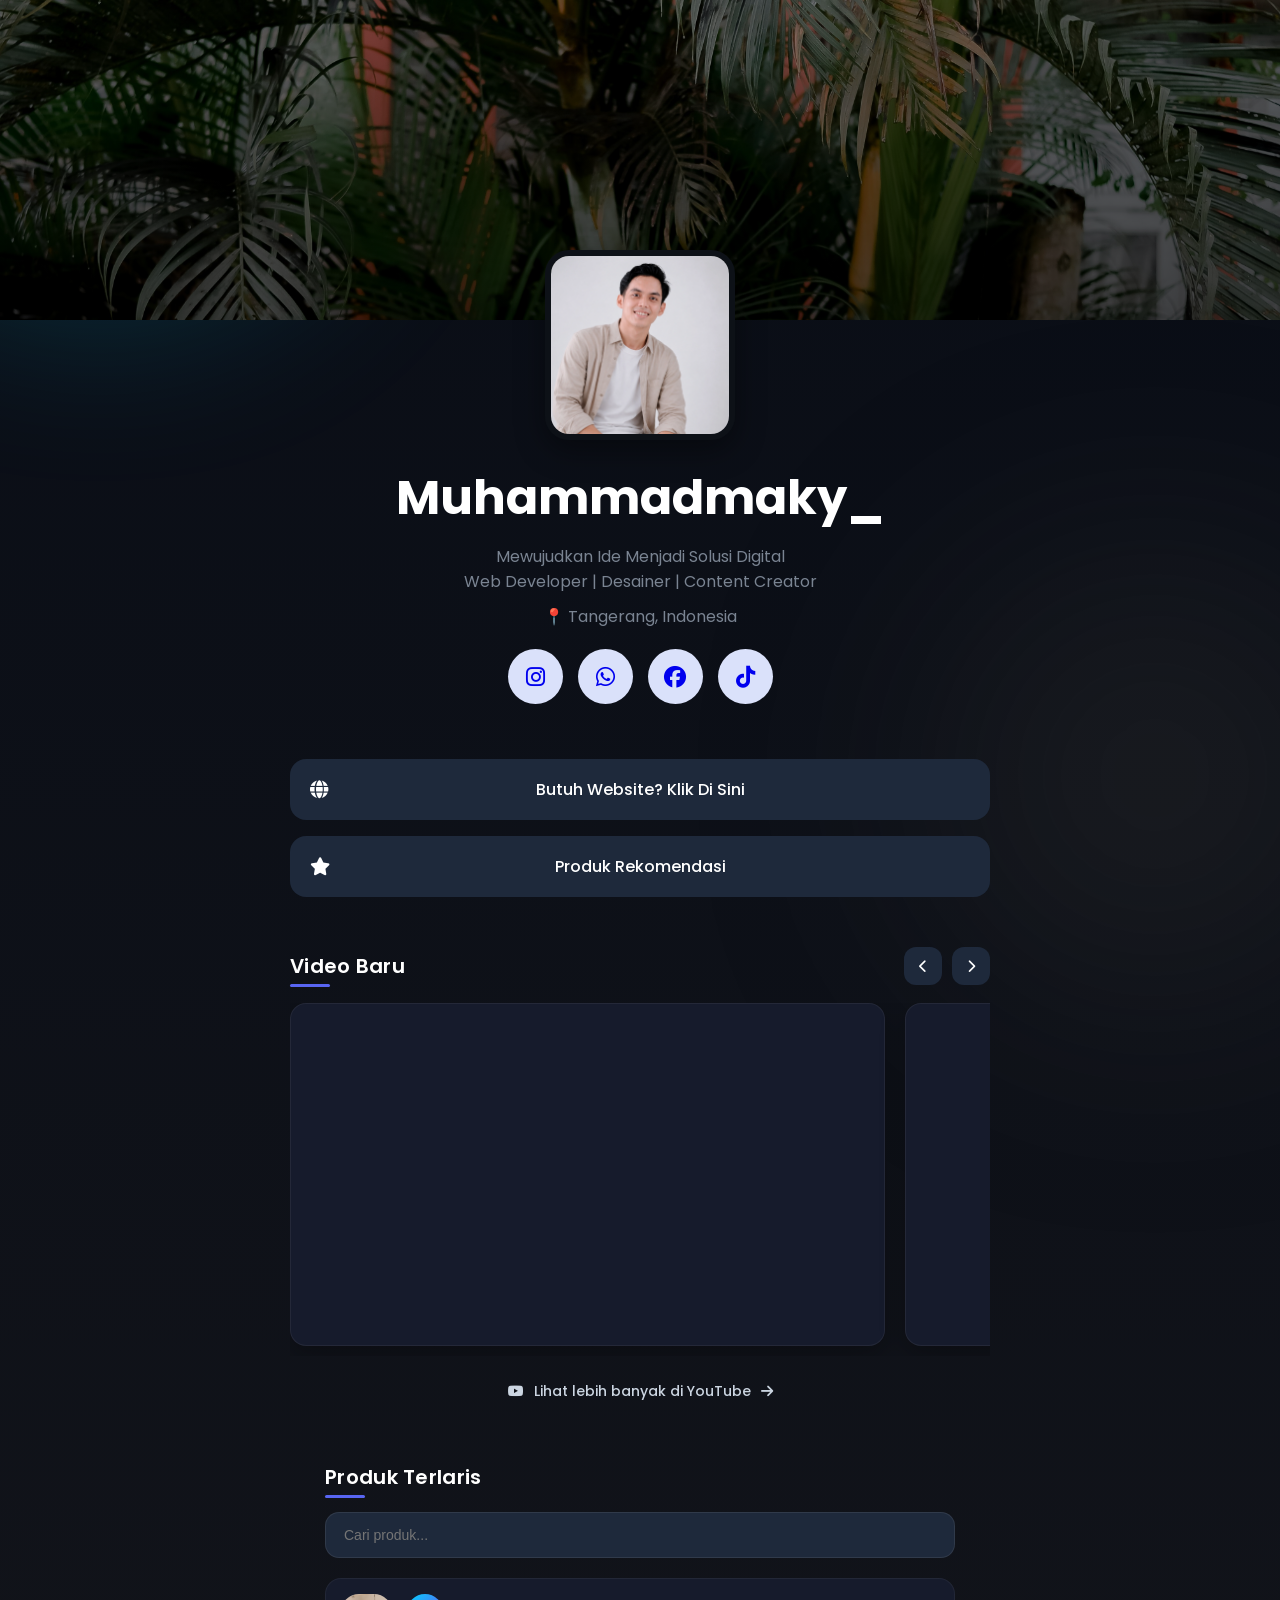
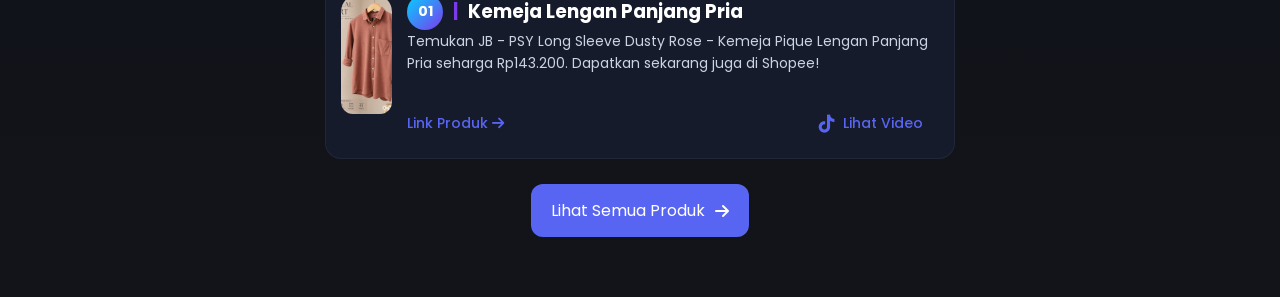
<file: index.html>
<!DOCTYPE html>
<html lang="id">
<head>
    <meta charset="UTF-8">
    <meta name="viewport" content="width=device-width, initial-scale=1.0">

    <title>Muhamad Makiyudin</title>

    <link rel="stylesheet" href="css/style.css">

    <link rel="preconnect" href="https://fonts.googleapis.com">
    <link rel="preconnect" href="https://fonts.gstatic.com" crossorigin>

    <link href="https://fonts.googleapis.com/css2?family=Poppins:wght@300;400;500;600;700&display=swap" rel="stylesheet">

    <link rel="stylesheet" href="https://cdnjs.cloudflare.com/ajax/libs/font-awesome/6.7.2/css/all.min.css">
</head>
<body>

    <div class="bg">
        <div class="glow one"></div>
        <div class="glow two"></div>
    </div>

    <header class="banner"></header>

    <section class="profile">

        <img src="assets/profile.png" alt="Profile" class="profile-img">

        <h1>Muhammadmaky_
        </h1>

        <p class="bio">
            Mewujudkan Ide Menjadi Solusi Digital <br>
            Web Developer | Desainer | Content Creator
        </p>

        <p class="location">
            📍 Tangerang, Indonesia
        </p>

        <div class="social">

    <a href="https://instagram.com/_makiverse" target="_blank">
        <i class="fa-brands fa-instagram"></i>
    </a>

    <a href="https://wa.me/6281290032627" target="_blank">
        <i class="fa-brands fa-whatsapp"></i>
    </a>

    <!-- <a href="https://linkedin.com/in/username" target="_blank">
        <i class="fa-brands fa-linkedin"></i>
    </a> -->

    <!-- <a href="https://github.com/username" target="_blank">
        <i class="fa-brands fa-github"></i>
    </a> -->

    <!-- <a href="https://youtube.com/@username" target="_blank">
        <i class="fa-brands fa-youtube"></i>
    </a> -->

    <!-- <a href="https://x.com/username" target="_blank">
        <i class="fa-brands fa-x-twitter"></i>
    </a> -->

    <a href="https://facebook.com/maky.theaa" target="_blank">
        <i class="fa-brands fa-facebook"></i>
    </a>

    <a href="https://tiktok.com/@heikyyyy_" target="_blank">
        <i class="fa-brands fa-tiktok"></i>
    </a>

</div>

    </section>

<section class="links">

    <!-- <a href="halamankosong.html" class="btn">
        <i class="fa-solid fa-laptop-code"></i>
        <span>Lihat Portfolio Saya</span>
    </a> -->

    <a href="halamankosong.html" class="btn">
        <i class="fa-solid fa-globe"></i>
        <span>Butuh Website? Klik Di Sini</span>
    </a>

    <!-- <a href="halamankosong.html" class="btn">
        <i class="fa-solid fa-palette"></i>
        <span>Pesan Jasa Design</span>
    </a>

    <a href="https://instagram.com/makyu.outdoor" class="btn">
        <i class="fa-solid fa-mountain-sun"></i>
        <span>Siap Untuk Petualangan?</span>
    </a>

    <a href="https://instagram.com/kripik.gurihid" class="btn">
        <i class="fa-solid fa-bowl-food"></i>
        <span>Coba Kripik Gurih.ID</span>
    </a>

    <a href="https://instagram.com/mazi.bouquet" class="btn">
        <i class="fa-solid fa-gift"></i>
        <span>Buket Untuk Momen Spesial</span>
    </a> -->

    <a href="produk.html" class="btn">
        <i class="fa-solid fa-star"></i>
        <span>Produk Rekomendasi</span>
    </a>

</section>

<section class="video-section">

    <div class="section-header">

    <h2>Video Baru</h2>

    <div class="slider-btns">

        <button id="prevVideo">
            <i class="fa-solid fa-chevron-left"></i>
        </button>

        <button id="nextVideo">
            <i class="fa-solid fa-chevron-right"></i>
        </button>

    </div>

</div>

    <div class="video-slider">

        <div class="video-card">
            <iframe
                src="https://www.youtube.com/embed/lmILhszw4Eg?si=zgwoEr45q0l3x6_w"
                title="YouTube video"
                allowfullscreen>
            </iframe>

            <div class="video-info">
                <h4>Preman Paok - BUDAK SUNDA Eps. 05</h4>
                <p>5 Menit yang lalu</p>
            </div>

        </div>

        <div class="video-card">
            <iframe
                src="https://www.youtube.com/embed/h4RuC8b5M_I?si=rbYwBbT9vJfwD4ar"
                title="YouTube video"
                allowfullscreen>
            </iframe>

            <div class="video-info">
                <h4>Preman Paok - BUDAK SUNDA Eps. 04</h4>
                <p>2 Hari yang lalu</p>
            </div>
        </div>

        <div class="video-card">
            <iframe
                src="https://www.youtube.com/embed/oxgFduZ9Zpo?si=aOiPlrO3i0tf4PhJ"
                title="YouTube video"
                allowfullscreen>
            </iframe>

            <div class="video-info">
                <h4>Preman Paok - BUDAK SUNDA Eps. 03</h4>
                <p>3 hari yang lalu</p>
            </div>
        </div>

        <div class="video-card">
            <iframe
                src="https://www.youtube.com/embed/p2g4xmfzGh4?si=GZYzs7DpMbfLfHUg"
                title="YouTube video"
                allowfullscreen>
            </iframe>

            <div class="video-info">
                <h4>Preman Paok - BUDAK SUNDA Eps. 02</h4>
                <p>4 hari yang lalu</p>
            </div>  
        </div>

        <div class="video-card">
            <iframe
                src="https://www.youtube.com/embed/tWkkRzkeoJA?si=Quy_8sZXfgJGznAH"
                title="YouTube video"
                allowfullscreen>
            </iframe>

            <div class="video-info">
                <h4>Preman Paok - BUDAK SUNDA Eps. 01</h4>
                <p>5 Hari yang lalu</p>
            </div>
        </div>

    </div>

    <div class="video-footer">
        <a href="https://www.youtube.com/@makyuofficial" target="_blank">

            <i class="fa-brands fa-youtube"></i>

            <span>Lihat lebih banyak di YouTube</span>

            <i class="fa-solid fa-arrow-right"></i>

        </a>
    </div>

    <section class="product-section">

    <div class="section-header">
        <h2>Produk Terlaris</h2>
    </div>

    <div class="search-wrapper">
        <input
            type="text"
            id="productSearch"
            placeholder="Cari produk...">
    </div>

    <div class="product-list">

            <div class="product-item">
                <div class="product-image">
                    <img src="assets/produk-baju/01-produk.png" alt="Produk">

                    <!-- Tombol Play -->
                    <a href="assets/produk-baju/01-produk.png"
                    class="view-image"
                    target="_blank"
                    title="Lihat Foto">
                        <i class="fa-solid fa-eye"></i>
                        <span>Lihat Foto</span>
                    </a>

                </div>
                <div class="product-content">
                    <h3>Kemeja Lengan Panjang Pria</h3>
                    <p>
                        Temukan JB - PSY Long Sleeve Dusty Rose - Kemeja Pique Lengan Panjang Pria seharga Rp143.200. Dapatkan sekarang juga di Shopee!
                    </p>
                    <div class="product-actions">
                        <a href="https://s.shopee.co.id/7Kv9S3AaOQ?share_channel_code=1" class="product-link">
                            Link Produk
                            <i class="fa-solid fa-arrow-right"></i>
                        </a>
                        <a href="https://www.tiktok.com/@username/video/123456789"
                        target="_blank"
                        class="video-link">
                            <i class="fa-brands fa-tiktok"></i>
                            Lihat Video
                        </a>
                    </div>
                </div>
            </div>

    </div>

    <div class="product-footer">
        <a href="produk.html" 
            class="see-all-products">
            Lihat Semua Produk
            <i class="fa-solid fa-arrow-right"></i>
        </a>
    </div>

</section>

</section>

<script src="js/script.js"></script>
</body>
</html>
</file>
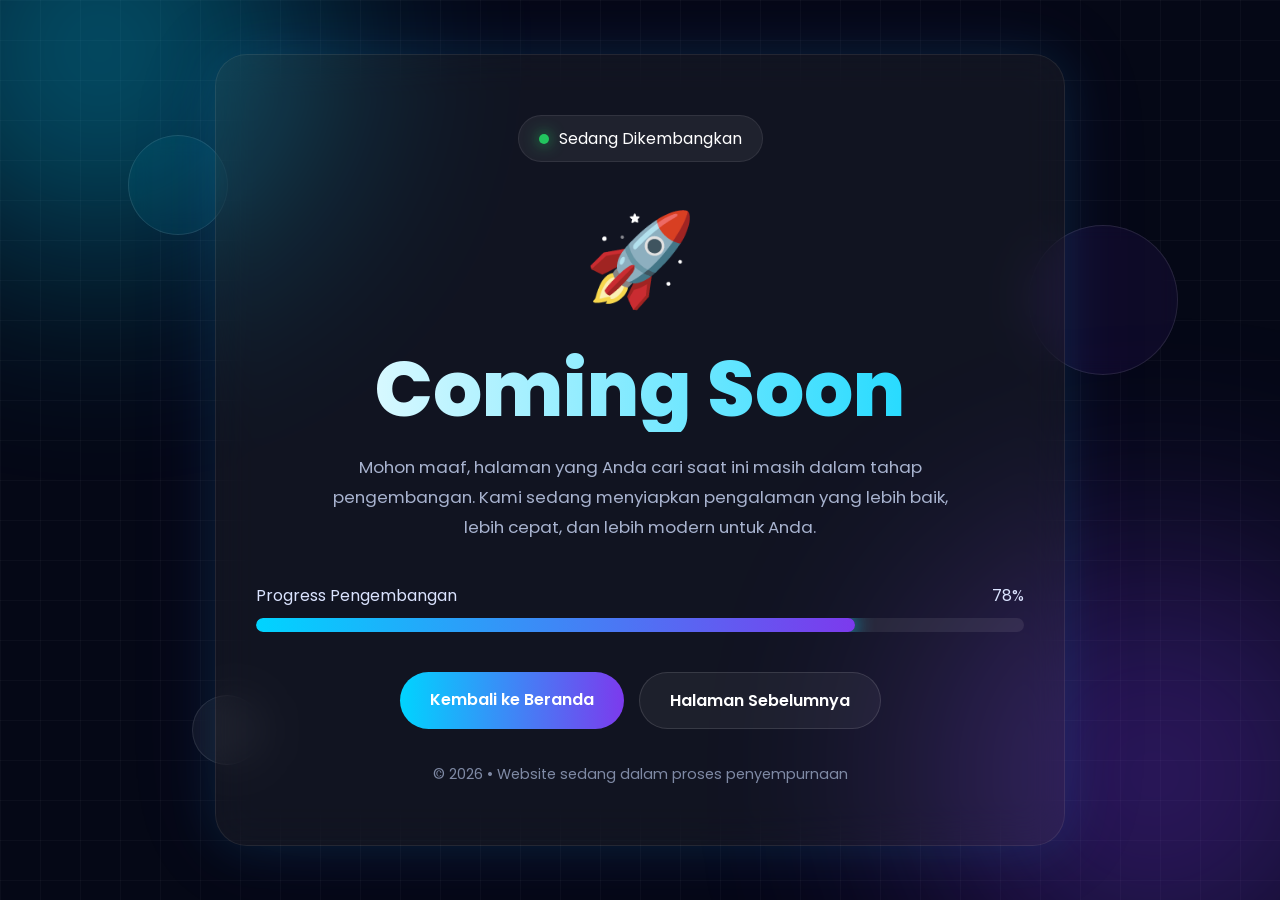
<file: halamankosong.html>
<!DOCTYPE html>
<html lang="id">
<head>
<meta charset="UTF-8">
<meta name="viewport" content="width=device-width, initial-scale=1.0">

<title>Coming Soon</title>

<link rel="preconnect" href="https://fonts.googleapis.com">
<link rel="preconnect" href="https://fonts.gstatic.com" crossorigin>
<link href="https://fonts.googleapis.com/css2?family=Poppins:wght@300;400;500;600;700;800&display=swap" rel="stylesheet">

<style>

:root{
    --primary:#00d4ff;
    --secondary:#7c3aed;
    --text:#ffffff;
    --text-soft:#a8b3cf;
}

*{
    margin:0;
    padding:0;
    box-sizing:border-box;
}

body{
    font-family:'Poppins',sans-serif;
    min-height:100vh;
    background:#050816;
    overflow:hidden;
    color:white;
}

/* BACKGROUND */

.bg{
    position:fixed;
    inset:0;
    z-index:-3;
}

.bg::before{
    content:"";
    position:absolute;
    inset:0;
    background:
    linear-gradient(rgba(255,255,255,.03) 1px, transparent 1px),
    linear-gradient(90deg, rgba(255,255,255,.03) 1px, transparent 1px);
    background-size:40px 40px;
}

.glow{
    position:absolute;
    border-radius:50%;
    filter:blur(120px);
}

.glow.one{
    width:400px;
    height:400px;
    background:#00d4ff;
    top:-150px;
    left:-100px;
    opacity:.4;
}

.glow.two{
    width:450px;
    height:450px;
    background:#7c3aed;
    right:-100px;
    bottom:-100px;
    opacity:.35;
}

/* FLOATING ORBS */

.orb{
    position:absolute;
    border-radius:50%;
    backdrop-filter:blur(10px);
    border:1px solid rgba(255,255,255,.1);
    animation:float 8s ease-in-out infinite;
}

.orb1{
    width:100px;
    height:100px;
    top:15%;
    left:10%;
    background:rgba(0,212,255,.08);
}

.orb2{
    width:150px;
    height:150px;
    right:8%;
    top:25%;
    background:rgba(124,58,237,.08);
    animation-delay:2s;
}

.orb3{
    width:70px;
    height:70px;
    bottom:15%;
    left:15%;
    background:rgba(255,255,255,.05);
    animation-delay:4s;
}

/* MAIN */

.container{
    min-height:100vh;
    display:flex;
    align-items:center;
    justify-content:center;
    padding:20px;
}

.card{
    width:100%;
    max-width:850px;
    text-align:center;
    padding:60px 40px;
    border-radius:32px;

    background:rgba(255,255,255,.05);
    backdrop-filter:blur(20px);

    border:1px solid rgba(255,255,255,.08);

    box-shadow:
    0 0 50px rgba(0,212,255,.12),
    0 0 100px rgba(124,58,237,.08);
}

.badge{
    display:inline-flex;
    align-items:center;
    gap:10px;

    padding:10px 20px;
    border-radius:999px;

    background:rgba(255,255,255,.06);
    border:1px solid rgba(255,255,255,.08);

    margin-bottom:30px;
}

.badge span{
    width:10px;
    height:10px;
    border-radius:50%;
    background:#22c55e;
    box-shadow:0 0 15px #22c55e;
    animation:pulse 1.5s infinite;
}

.icon{
    font-size:90px;
    margin-bottom:20px;
    animation:float 4s ease-in-out infinite;
}

h1{
    font-size:clamp(2.5rem,6vw,5rem);
    font-weight:800;
    line-height:1.1;
    margin-bottom:20px;

    background:linear-gradient(
    90deg,
    #fff,
    #00d4ff,
    #a855f7,
    #fff);

    background-size:300%;
    -webkit-background-clip:text;
    color:transparent;

    animation:shine 6s linear infinite;
}

p{
    max-width:650px;
    margin:auto;
    color:var(--text-soft);
    line-height:1.8;
    font-size:1.05rem;
}

.progress-box{
    margin-top:40px;
}

.progress-title{
    display:flex;
    justify-content:space-between;
    margin-bottom:10px;
    color:#dbe4ff;
}

.progress{
    width:100%;
    height:14px;
    border-radius:999px;
    overflow:hidden;
    background:rgba(255,255,255,.08);
}

.progress-fill{
    height:100%;
    width:78%;
    border-radius:999px;

    background:
    linear-gradient(
    90deg,
    #00d4ff,
    #7c3aed);

    box-shadow:
    0 0 20px #00d4ff;

    animation:loading 3s ease infinite;
}

.buttons{
    margin-top:40px;
    display:flex;
    justify-content:center;
    gap:15px;
    flex-wrap:wrap;
}

.btn{
    text-decoration:none;
    padding:15px 30px;
    border-radius:999px;
    font-weight:600;
    transition:.4s;
}

.btn-primary{
    background:linear-gradient(90deg,#00d4ff,#7c3aed);
    color:white;
}

.btn-primary:hover{
    transform:translateY(-5px);
}

.btn-secondary{
    border:1px solid rgba(255,255,255,.12);
    background:rgba(255,255,255,.05);
    color:white;
}

.btn-secondary:hover{
    background:rgba(255,255,255,.1);
}

.footer{
    margin-top:35px;
    color:#7f8aa5;
    font-size:.9rem;
}

/* ANIMATION */

@keyframes pulse{
    50%{
        transform:scale(1.5);
    }
}

@keyframes float{
    50%{
        transform:translateY(-15px);
    }
}

@keyframes shine{
    100%{
        background-position:300%;
    }
}

@keyframes loading{
    50%{
        filter:brightness(1.2);
    }
}

/* MOBILE */

@media(max-width:768px){

    .card{
        padding:45px 25px;
    }

    .icon{
        font-size:70px;
    }

    p{
        font-size:.95rem;
    }

    .buttons{
        flex-direction:column;
    }

    .btn{
        width:100%;
    }

    .orb{
        display:none;
    }

}

</style>
</head>
<body>

<div class="bg">
    <div class="glow one"></div>
    <div class="glow two"></div>

    <div class="orb orb1"></div>
    <div class="orb orb2"></div>
    <div class="orb orb3"></div>
</div>

<div class="container">

    <div class="card">

        <div class="badge">
            <span></span>
            Sedang Dikembangkan
        </div>

        <div class="icon">🚀</div>

        <h1>Coming Soon</h1>

        <p>
            Mohon maaf, halaman yang Anda cari saat ini masih dalam tahap
            pengembangan. Kami sedang menyiapkan pengalaman yang lebih baik,
            lebih cepat, dan lebih modern untuk Anda.
        </p>

        <div class="progress-box">

            <div class="progress-title">
                <span>Progress Pengembangan</span>
                <span>78%</span>
            </div>

            <div class="progress">
                <div class="progress-fill"></div>
            </div>

        </div>

        <div class="buttons">
            <a href="index.html" class="btn btn-primary">
                Kembali ke Beranda
            </a>

            <a href="javascript:history.back()" class="btn btn-secondary">
                Halaman Sebelumnya
            </a>
        </div>

        <div class="footer">
            © 2026 • Website sedang dalam proses penyempurnaan
        </div>

    </div>

</div>

</body>
</html>
</file>
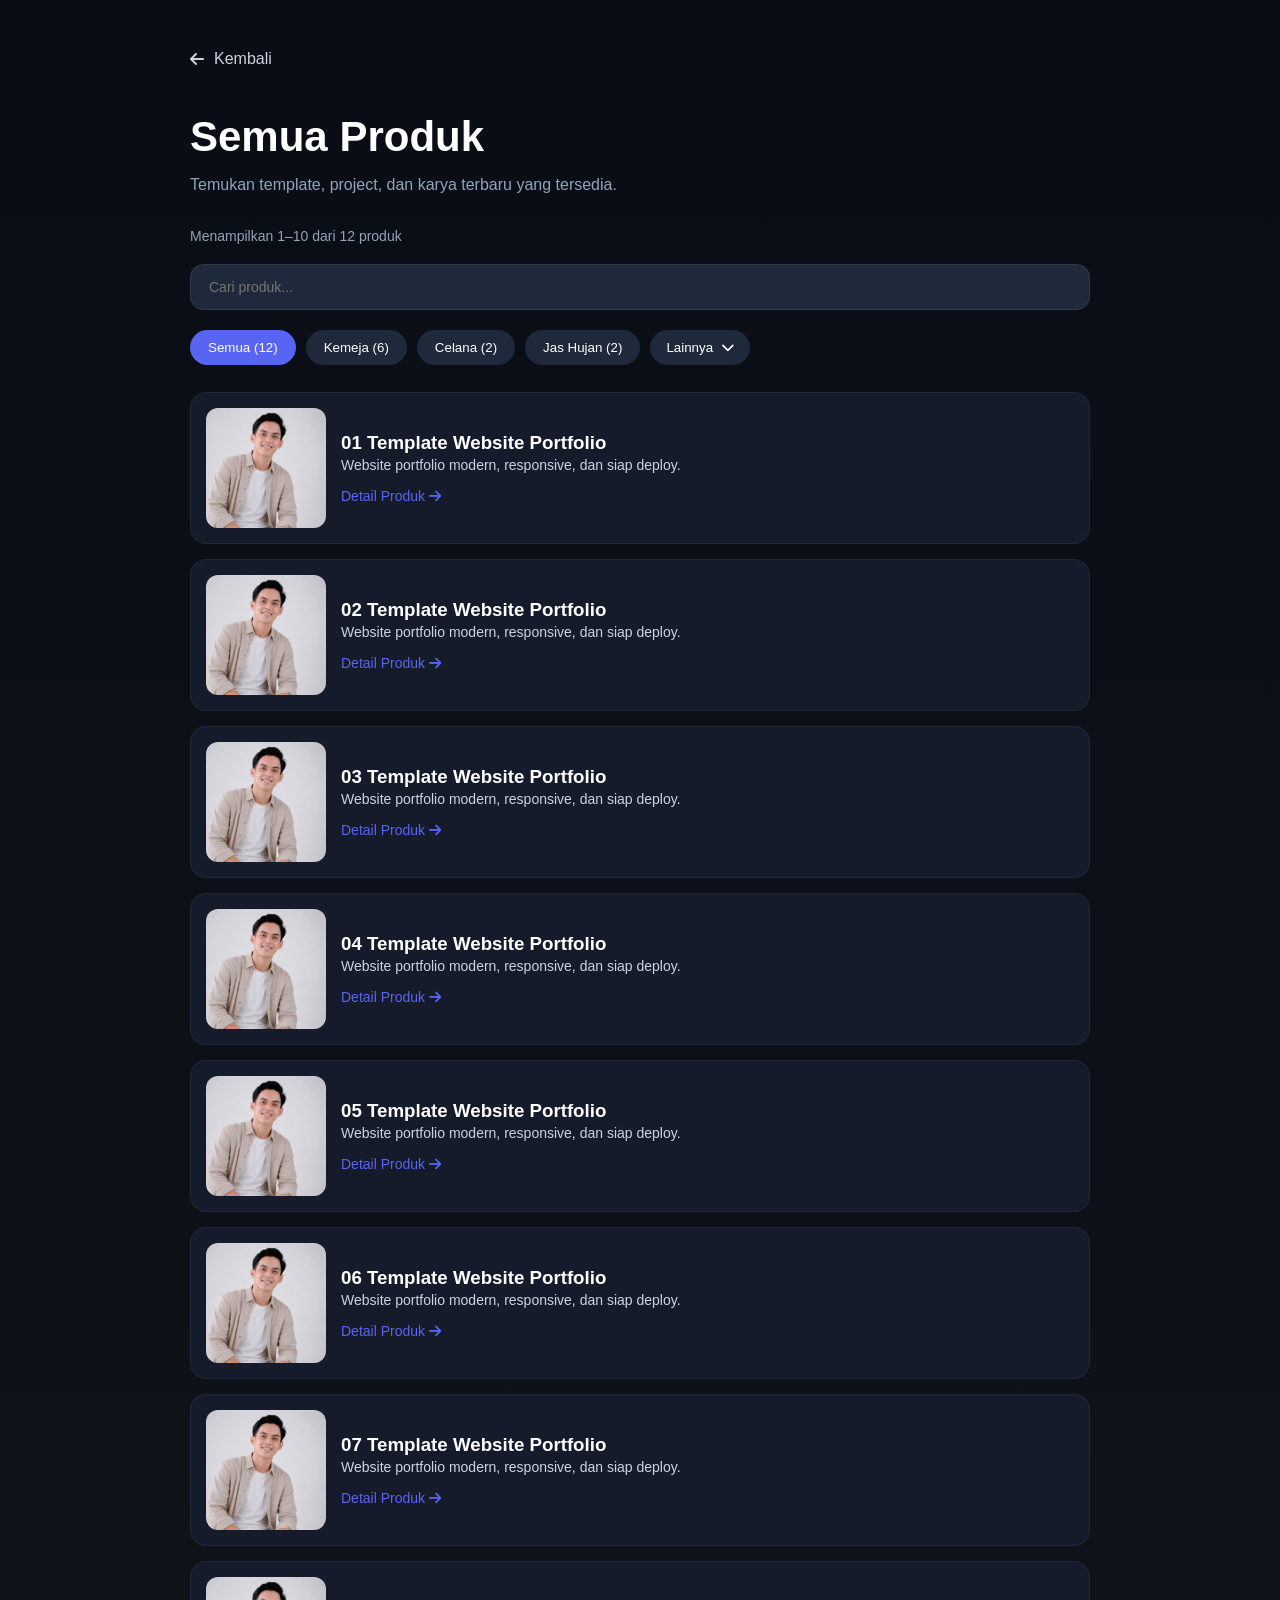
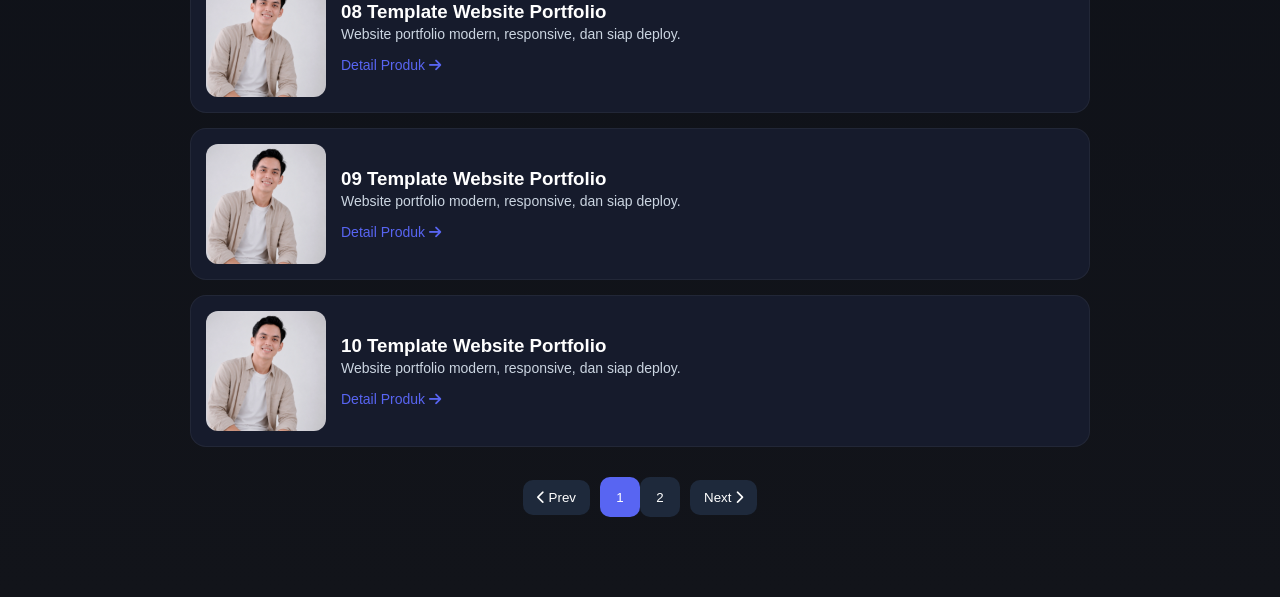
<file: produk.html>
<!DOCTYPE html>
<html lang="id">
<head>

<meta charset="UTF-8">
<meta name="viewport" content="width=device-width, initial-scale=1.0">

<title>Semua Produk</title>

<link rel="stylesheet" href="css/style.css">

<link rel="stylesheet"
href="https://cdnjs.cloudflare.com/ajax/libs/font-awesome/6.7.2/css/all.min.css">

</head>

<body>

<section class="product-page">

    <a href="index.html" class="back-btn">
        <i class="fa-solid fa-arrow-left"></i>
        Kembali
    </a>

    <div class="page-header">

        <h1>Semua Produk</h1>

        <p>
            Temukan template, project, dan karya terbaru yang tersedia.
        </p>

    </div>

    <div class="product-meta">

    <p id="productCounter">
        Menampilkan 1–10 dari 37 produk
    </p>

</div>

    <div class="search-wrapper">

        <input
            type="text"
            id="productSearch"
            placeholder="Cari produk...">

    </div>

    <div class="category-filter">

        <button class="category-btn active"
                data-category="all">
            Semua
            <span></span>
        </button>

        <button class="category-btn"
                data-category="kemeja">
            Kemeja
            <span></span>
        </button>

        <button class="category-btn"
                data-category="celana">
            Celana
            <span></span>
        </button>

        <button class="category-btn"
                data-category="jas-hujan">
            Jas Hujan
            <span></span>
        </button>

        <!-- Tombol Dropdown -->
        <button id="moreCategoriesBtn"
                class="more-btn">

            Lainnya

            <i class="fa-solid fa-chevron-down"></i>

        </button>

    </div>

    <!-- Kategori Tambahan -->
    <div id="moreCategories" class="more-categories">

        <div class="more-categories-header">
            Kategori Lainnya
        </div>

        <div class="more-categories-content">

            <button class="category-btn"
                    data-category="makeover">
                Makeover
                <span></span>
            </button>

            <button class="category-btn"
                    data-category="hoodie">
                Hoodie
                <span></span>
            </button>

            <button class="category-btn"
                    data-category="jaket">
                Jaket
                <span></span>
            </button>

            <button class="category-btn"
                    data-category="sepatu">
                Sepatu
                <span></span>
            </button>

            <button class="category-btn"
                    data-category="tas">
                Tas
                <span></span>
            </button>

        </div>

    </div>

    <div class="product-list">

        <div class="product-item"
            data-category="kemeja">
            <img src="assets/profile.png">
            <div class="product-content">
                <h3>01 Template Website Portfolio</h3>
                <p>
                    Website portfolio modern, responsive, dan siap deploy.
                </p>
                <a href="#">
                    Detail Produk
                    <i class="fa-solid fa-arrow-right"></i>
                </a>
            </div>
        </div>

        <div class="product-item"
            data-category="celana">
            <img src="assets/profile.png">
            <div class="product-content">
                <h3>02 Template Website Portfolio</h3>
                <p>
                    Website portfolio modern, responsive, dan siap deploy.
                </p>
                <a href="#">
                    Detail Produk
                    <i class="fa-solid fa-arrow-right"></i>
                </a>
            </div>
        </div>

        <div class="product-item"
            data-category="jas-hujan">
            <img src="assets/profile.png">
            <div class="product-content">
                <h3>03 Template Website Portfolio</h3>
                <p>
                    Website portfolio modern, responsive, dan siap deploy.
                </p>
                <a href="#">
                    Detail Produk
                    <i class="fa-solid fa-arrow-right"></i>
                </a>
            </div>
        </div>

        <div class="product-item"
            data-category="makeover">
            <img src="assets/profile.png">
            <div class="product-content">
                <h3>04 Template Website Portfolio</h3>
                <p>
                    Website portfolio modern, responsive, dan siap deploy.
                </p>
                <a href="#">
                    Detail Produk
                    <i class="fa-solid fa-arrow-right"></i>
                </a>
            </div>
        </div>

        <div class="product-item"
            data-category="kemeja">
            <img src="assets/profile.png">
            <div class="product-content">
                <h3>05 Template Website Portfolio</h3>
                <p>
                    Website portfolio modern, responsive, dan siap deploy.
                </p>
                <a href="#">
                    Detail Produk
                    <i class="fa-solid fa-arrow-right"></i>
                </a>
            </div>
        </div>

        <div class="product-item"
            data-category="kemeja">
            <img src="assets/profile.png">
            <div class="product-content">
                <h3>06 Template Website Portfolio</h3>
                <p>
                    Website portfolio modern, responsive, dan siap deploy.
                </p>
                <a href="#">
                    Detail Produk
                    <i class="fa-solid fa-arrow-right"></i>
                </a>
            </div>
        </div>

        <div class="product-item"
            data-category="celana">
            <img src="assets/profile.png">
            <div class="product-content">
                <h3>07 Template Website Portfolio</h3>
                <p>
                    Website portfolio modern, responsive, dan siap deploy.
                </p>
                <a href="#">
                    Detail Produk
                    <i class="fa-solid fa-arrow-right"></i>
                </a>
            </div>
        </div>

        <div class="product-item"
            data-category="jas-hujan">
            <img src="assets/profile.png">
            <div class="product-content">
                <h3>08 Template Website Portfolio</h3>
                <p>
                    Website portfolio modern, responsive, dan siap deploy.
                </p>
                <a href="#">
                    Detail Produk
                    <i class="fa-solid fa-arrow-right"></i>
                </a>
            </div>
        </div>

        <div class="product-item"
            data-category="kemeja">
            <img src="assets/profile.png">
            <div class="product-content">
                <h3>09 Template Website Portfolio</h3>
                <p>
                    Website portfolio modern, responsive, dan siap deploy.
                </p>
                <a href="#">
                    Detail Produk
                    <i class="fa-solid fa-arrow-right"></i>
                </a>
            </div>
        </div>

        <div class="product-item"
            data-category="makeover">
            <img src="assets/profile.png">
            <div class="product-content">
                <h3>10 Template Website Portfolio</h3>
                <p>
                    Website portfolio modern, responsive, dan siap deploy.
                </p>
                <a href="#">
                    Detail Produk
                    <i class="fa-solid fa-arrow-right"></i>
                </a>
            </div>
        </div>

        <div class="product-item"
            data-category="kemeja">
            <img src="assets/profile.png">
            <div class="product-content">
                <h3>11 Template Website Portfolio</h3>
                <p>
                    Website portfolio modern, responsive, dan siap deploy.
                </p>
                <a href="#">
                    Detail Produk
                    <i class="fa-solid fa-arrow-right"></i>
                </a>
            </div>
        </div>

        <div class="product-item"
            data-category="kemeja">
            <img src="assets/profile.png">
            <div class="product-content">
                <h3>12 Template Website Portfolio</h3>
                <p>
                    Website portfolio modern, responsive, dan siap deploy.
                </p>
                <a href="#">
                    Detail Produk
                    <i class="fa-solid fa-arrow-right"></i>
                </a>
            </div>
        </div>


    </div>

    <div class="pagination">

    <button id="prevPage">
        <i class="fa-solid fa-chevron-left"></i>
        Prev
    </button>

    <div id="pageNumbers"></div>

    <button id="nextPage">
        Next
        <i class="fa-solid fa-chevron-right"></i>
    </button>

</div>

</section>

<script src="js/produk.js"></script>
</body>
</html>
</file>
<file: css/style.css>
*{
    margin:0;
    padding:0;
    box-sizing:border-box;
}

body{
    background:
    linear-gradient(
        180deg,
        #090d16,
        #12141a
    );

    color:white;
    min-height:100vh;
    overflow-x:hidden;
    font-family:'Poppins',sans-serif;
}

/* BACKGROUND */

.bg{
    position:fixed;
    inset:0;
    z-index:-3;
}

.bg::before{
    display:none;
}

.glow{
    position:absolute;
    border-radius:50%;
    filter:blur(120px);
}

.glow.one{
    width:400px;
    height:400px;
    background:#00d4ff;
    top:-150px;
    left:-100px;
    opacity:.4;
}

.glow.two{
    width:450px;
    height:450px;
    background:#303030;
    right:-100px;
    bottom:-100px;
    opacity:.35;
}

.banner{
    height:320px;

    background:
    linear-gradient(
        rgba(0,0,0,.4),
        rgba(0,0,0,.6)
    ),
    url('../assets/banner.jpg');

    background-size:cover;
    background-position:center;
}

.profile{
    text-align:center;
    margin-top:-90px;
    padding:20px;
    margin-bottom:35px;
}

.profile-img{
    width:190px;
    height:190px;
    border-radius:24px;
    border:6px solid #0d1117;
    object-fit:cover;
    box-shadow:
    0 10px 30px rgba(0,0,0,.4);
}

h1{
    margin-top:15px;
    font-size:48px;
}

.bio{
    margin-top:10px;
    color:#7a8492;
}

.location{
    margin-top:10px;
    color:#7a8492;
}

.social{
    margin-top:20px;
    display:flex;
    justify-content:center;
    gap:15px;
}

.social a{

    width:55px;
    height:55px;

    display:flex;
    align-items:center;
    justify-content:center;

    border-radius:50%;
    background:#dae1fa;

    text-decoration:none;

    font-size:22px;

    transition:.3s;
}

.social a:hover{

    transform:translateY(-5px);

    background:#1e293b;
}

.links{
    width:90%;
    max-width:700px;
    margin-bottom:50px;
    margin:30px auto;
}

.btn{
    position:relative;

    display:flex;
    align-items:center;
    justify-content:center;

    text-decoration:none;
    color:white;

    background:#1e293b;

    padding:18px 20px;

    margin-bottom:16px;

    border-radius:16px;

    font-weight:500;

    transition:.3s;
}

.btn i{
    position:absolute;
    left:20px;
    font-size:18px;
}

.btn span{
    text-align:center;
}  

.btn:hover{

    background:#5865f2;

    transform:translateY(-3px);

    box-shadow:
    0 10px 25px rgba(88,101,242,.4);
}

@media(max-width:768px){

    .banner{
        height:180px;
    }

    .profile{
        margin-top:-70px;
    }

    .profile-img{
        width:140px;
        height:140px;
    }
 
    h1{
        font-size:31px;
    }

}

.profile{

    animation:fadeUp 1s ease;
}

.links{

    animation:fadeUp 1.2s ease;
    width:90%;
    max-width:700px;
    margin:30px auto;
}

@keyframes fadeUp{

    from{

        opacity:0;

        transform:translateY(40px);

    }

    to{

        opacity:1;

        transform:translateY(0);

    }

}

.video-section{
    width:90%;
    max-width:700px;
    margin:50px auto;
    animation:fadeUp .8s ease;
    margin-bottom:50px;
}

.section-header{
    display:flex;
    justify-content:space-between;
    align-items:center;
    margin-bottom:18px;
}

.section-header h2{
    font-size:20px;
    font-weight:600;
    letter-spacing:.3px;
    position:relative;
}

.section-header h2::after{
    content:'';
    position:absolute;
    left:0;
    bottom:-6px;

    width:40px;
    height:3px;

    border-radius:10px;

    background:#5865f2;
}

.video-slider{

    display:flex;

    gap:20px;

    overflow-x:auto;

    scroll-behavior:smooth;

    scrollbar-width:none;

    padding-bottom:10px;

    scroll-snap-type:x mandatory;

    scroll-padding-left:0;
}

.video-slider::-webkit-scrollbar{
    display:none;
}

.video-card{
    flex:0 0 85%;
    background:#161b2c;
    border-radius:16px;
    overflow:hidden;
    border:1px solid rgba(255,255,255,.06);
    transition:.35s ease;
    box-shadow:
    0 8px 25px rgba(0,0,0,.25);
    scroll-snap-align:start;
    position:relative;
}

.video-card:hover{

    transform:translateY(-6px);

    box-shadow:
    0 20px 40px rgba(0,0,0,.4);
}

.video-card iframe{

    width:100%;

    aspect-ratio:16/9;

    border:none;
}

@media(max-width:768px){

    .video-card{

        flex:0 0 90%;
    }

    .section-header h2{

        font-size:20px;
    }

}

.slider-btns{
    display:flex;
    gap:10px;
}

.slider-btns button{

    width:38px;
    height:38px;

    border:none;

    border-radius:12px;

    background:#1e293b;

    color:white;

    cursor:pointer;

    transition:.3s;
}

.slider-btns button:hover{

    background:#5865f2;

    transform:translateY(-2px);
}

.video-info{

    position:absolute;

    left:0;
    right:0;
    bottom:0;

    padding:20px;

    background:
    linear-gradient(
        transparent,
        rgba(0,0,0,.92)
    );

    opacity:0;

    transform:translateY(20px);

    transition:
        opacity .35s ease,
        transform .35s ease;

    pointer-events:none;
}

.video-card:hover .video-info{

    opacity:1;

    transform:translateY(0);
}

.video-info h4{

    font-size:15px;
    font-weight:600;

    margin-bottom:6px;
}

.video-info p{

    font-size:13px;
    color:#cbd5e1;
}

.video-card::before{

    content:"";

    position:absolute;

    inset:0;

    background:rgba(0,0,0,.25);

    opacity:0;

    transition:.35s ease;

    pointer-events:none;
}

.video-card:hover::before{

    opacity:1;
}

@media(max-width:768px){

    .video-info{

        opacity:1;

        transform:none;
    }

}

.video-footer{

    margin-top:25px;

    display:flex;

    justify-content:center;
}

.video-footer a{

    display:flex;

    align-items:center;

    gap:10px;

    text-decoration:none;

    color:#cbd5e1;

    font-size:14px;

    font-weight:500;

    transition:.3s ease;
}

.video-footer a:hover{

    color:#ffffff;
}

.video-footer a i{

    transition:.3s ease;
}

.video-footer a:hover i{

    transform:translateX(5px);
}


.product-section{
    width:90%;
    max-width:700px;
    margin:60px auto;
}

.search-wrapper{
    margin:20px 0;
}

.search-wrapper input{

    width:100%;

    padding:14px 18px;

    border:none;

    outline:none;

    border-radius:14px;

    background:#1e293b;

    color:white;

    font-size:14px;

    border:1px solid rgba(255,255,255,.08);
}

.product-list{

    display:flex;
    flex-direction:column;
    gap:15px;
}

.product-item{

    display:flex;

    gap:15px;

    padding:15px;

    background:#161b2c;

    border-radius:16px;

    border:1px solid rgba(255,255,255,.05);

    transition:.3s ease;
}

.product-item:hover{

    transform:translateY(-3px);

    box-shadow:
    0 12px 30px rgba(0,0,0,.25);
}

.product-item img{

    width:120px;

    height:120px;

    object-fit:cover;

    border-radius:12px;

    flex-shrink:0;
}

.product-content{

    display:flex;

    flex-direction:column;

    justify-content:center;
}

.product-content h3{
    display:flex;
    align-items:center;
    gap:10px
}

.product-number{
    width:36px;
    height:36px;
    border-radius:50%;
    background:linear-gradient(135deg,#00d4ff,#7c3aed);
    color:#fff;
    display:flex;
    align-items:center;
    justify-content:center;
    font-size:14px;
    font-weight:700;
    flex-shrink:0;;
}

.separator{
    color:#7c3aed;
    font-weight:bold;
}

.product-content p{

    font-size:14px;

    color:#cbd5e1;

    margin-bottom:12px;

    line-height:1.6;
}

.product-content a{

    color:#5865f2;

    text-decoration:none;

    font-size:14px;

    font-weight:500;
}

@media(max-width:768px){

    .product-item{

        flex-direction:column;
    }

    .product-item img{

        width:100%;
        height:200px;
    }

}

.product-footer{
    text-align:center;
    margin-top:25px;
}

.see-all-products{

    display:inline-flex;

    align-items:center;

    gap:10px;

    padding:14px 20px;

    border-radius:12px;

    text-decoration:none;

    color:white;

    background:#5865f2;

    transition:.3s;
}

.see-all-products:hover{

    transform:translateY(-3px);
}

#showMoreProducts{

    padding:12px 20px;

    border:none;

    border-radius:12px;

    cursor:pointer;

    background:#5865f2;

    color:white;

    font-weight:500;

    transition:.3s;
}

#showMoreProducts:hover{
    transform:translateY(-2px);
}


.back-btn{

    display:inline-flex;

    align-items:center;

    gap:10px;

    text-decoration:none;

    color:#cbd5e1;

    margin-bottom:30px;

    transition:.3s;
}

.back-btn:hover{

    color:#5865f2;
}

.product-page{

    width:90%;
    max-width:900px;

    margin:50px auto 80px;
}

.page-header{

    margin-bottom:30px;
}

.page-header h1{

    font-size:42px;

    margin-bottom:10px;
}

.page-header p{

    color:#94a3b8;

    line-height:1.7;
}

.product-meta{

    margin-bottom:20px;
}

.product-meta p{

    color:#94a3b8;

    font-size:14px;
}

.pagination{

    margin-top:30px;

    display:flex;

    justify-content:center;

    align-items:center;

    gap:10px;

    flex-wrap:wrap;
}

.pagination button{

    border:none;

    cursor:pointer;

    padding:10px 14px;

    border-radius:10px;

    background:#1e293b;

    color:white;

    transition:.3s;
}

.pagination button:hover{

    background:#5865f2;
}

.page-btn{

    min-width:40px;

    height:40px;

    border:none;

    cursor:pointer;

    border-radius:10px;

    background:#161b2c;

    color:white;
}

.page-btn.active{

    background:#5865f2;
}

/* halaman category produk */
.category-filter{

    display:flex;

    gap:10px;

    overflow-x:auto;

    margin-bottom:25px;

    scrollbar-width:none;
}

.category-filter::-webkit-scrollbar{
    display:none;
}

.category-btn{

    border:none;

    cursor:pointer;

    white-space:nowrap;

    padding:10px 18px;

    border-radius:999px;

    background:#1e293b;

    color:white;

    transition:.3s ease;
}

.category-btn.active{

    background:#5865f2;
}

.category-btn:hover{

    background:#5865f2;
}

.more-categories{

    max-height:0;

    overflow:hidden;

    opacity:0;

    margin-top:0;

    border-radius:18px;

    background:rgba(255,255,255,.03);

    border:1px solid rgba(255,255,255,.06);

    transition:
        max-height .35s ease,
        opacity .3s ease,
        margin-top .3s ease,
        padding .3s ease;

    padding:0 20px;

    backdrop-filter:blur(10px);
}

.more-categories.show{

    max-height:300px;

    opacity:1;

    margin-top:15px;

    margin-bottom:20px;

    padding:18px 20px;

    box-shadow:
    0 15px 35px rgba(0,0,0,.25);
}

.more-categories-header{

    font-size:13px;

    color:#94a3b8;

    margin-bottom:15px;

    font-weight:500;

    letter-spacing:.5px;

    text-transform:uppercase;
}

.more-categories-content{

    display:flex;

    flex-wrap:wrap;

    gap:10px;
}

.more-btn{

    display:flex;

    align-items:center;

    gap:8px;

    padding:10px 16px;

    border:none;

    border-radius:999px;

    cursor:pointer;

    background:#1e293b;

    color:white;

    transition:.3s ease;
}

.more-btn:hover{

    background:#2b3b57;
}

.more-btn.active i{

    transform:rotate(180deg);
}

/* Bungkus gambar */
.product-image{
    position:relative;
    overflow:hidden;
    border-radius:18px;
}

.product-image img{
    width:100%;
    display:block;
    transition:.4s ease;
}

/* Overlay gelap */
.product-image::before{
    content:"";
    position:absolute;
    inset:0;
    background:rgba(0,0,0,.25);
    opacity:0;
    transition:.35s;
}

/* Tombol Play */
.view-image{
    flex-direction:column;
    gap:6px;
    color:#fff;
    /* background:rgba(0,0,0,.65); */
    width:90px;
    height:90px;
    position:absolute;
    top:50%;
    left:50%;
    transform:translate(-50%,-50%) scale(.8);
    border-radius:50%;
    display:flex;
    align-items:center;
    justify-content:center;
    text-decoration:none;
    opacity:0;
    transition:.35s;
    z-index:2;
}

.view-image span{
    font-size:12px;
    font-weight:600;
}

.view-image i{
    font-size:24px;
}

.product-image{
    position: relative;
    overflow: hidden;
    border-radius: 18px;
}

.product-image img{
    width:100%;
    display:block;
    transition:.4s;
}

/* Overlay Blur */
.product-image::before{
    content:"";
    position:absolute;
    inset:0;

    backdrop-filter: blur(8px);
    -webkit-backdrop-filter: blur(8px);

    background:rgba(0,0,0,.25);

    opacity:0;
    transition:.35s;
    z-index:1;
}

/* Saat hover */
.product-image:hover::before{
    opacity:1;
}

.product-image:hover .view-image{
    opacity:1;
    transform:translate(-50%,-50%) scale(1);
}

/* Hover gambar */
.product-image:hover img{
    transform:scale(1.08);
    filter:blur(4px) brightness(.6);
}

.product-image:hover::before{
    opacity:1;
}

.product-image:hover .play-demo{
    opacity:1;
    transform:translate(-50%,-50%) scale(1);
}

/* Area tombol */
.product-actions{
    margin-top:18px;
    display:flex;
    justify-content:space-between;
    align-items:center;
    gap:10px;
    flex-wrap:wrap;
}

/* Tombol TikTok */
.video-link{
    display:flex;
    align-items:center;
    gap:8px;

    padding:9px 16px;

    border-radius:999px;

    background:linear-gradient(135deg,var(--primary),var(--secondary));
    color:#fff;
    text-decoration:none;

    transition:.3s;
}

.video-link i{
    font-size:18px;
}

.video-link:hover{
    background:#000000;
    transform:translateY(-3px);
    box-shadow:0 10px 25px rgba(0,212,255,.35);
}

/* Responsive */
@media (max-width:768px){

    .product-actions{
        flex-direction:column;
        align-items:stretch;
    }

    .product-link,
    .video-link{
        justify-content:center;
    }

}
</file>
